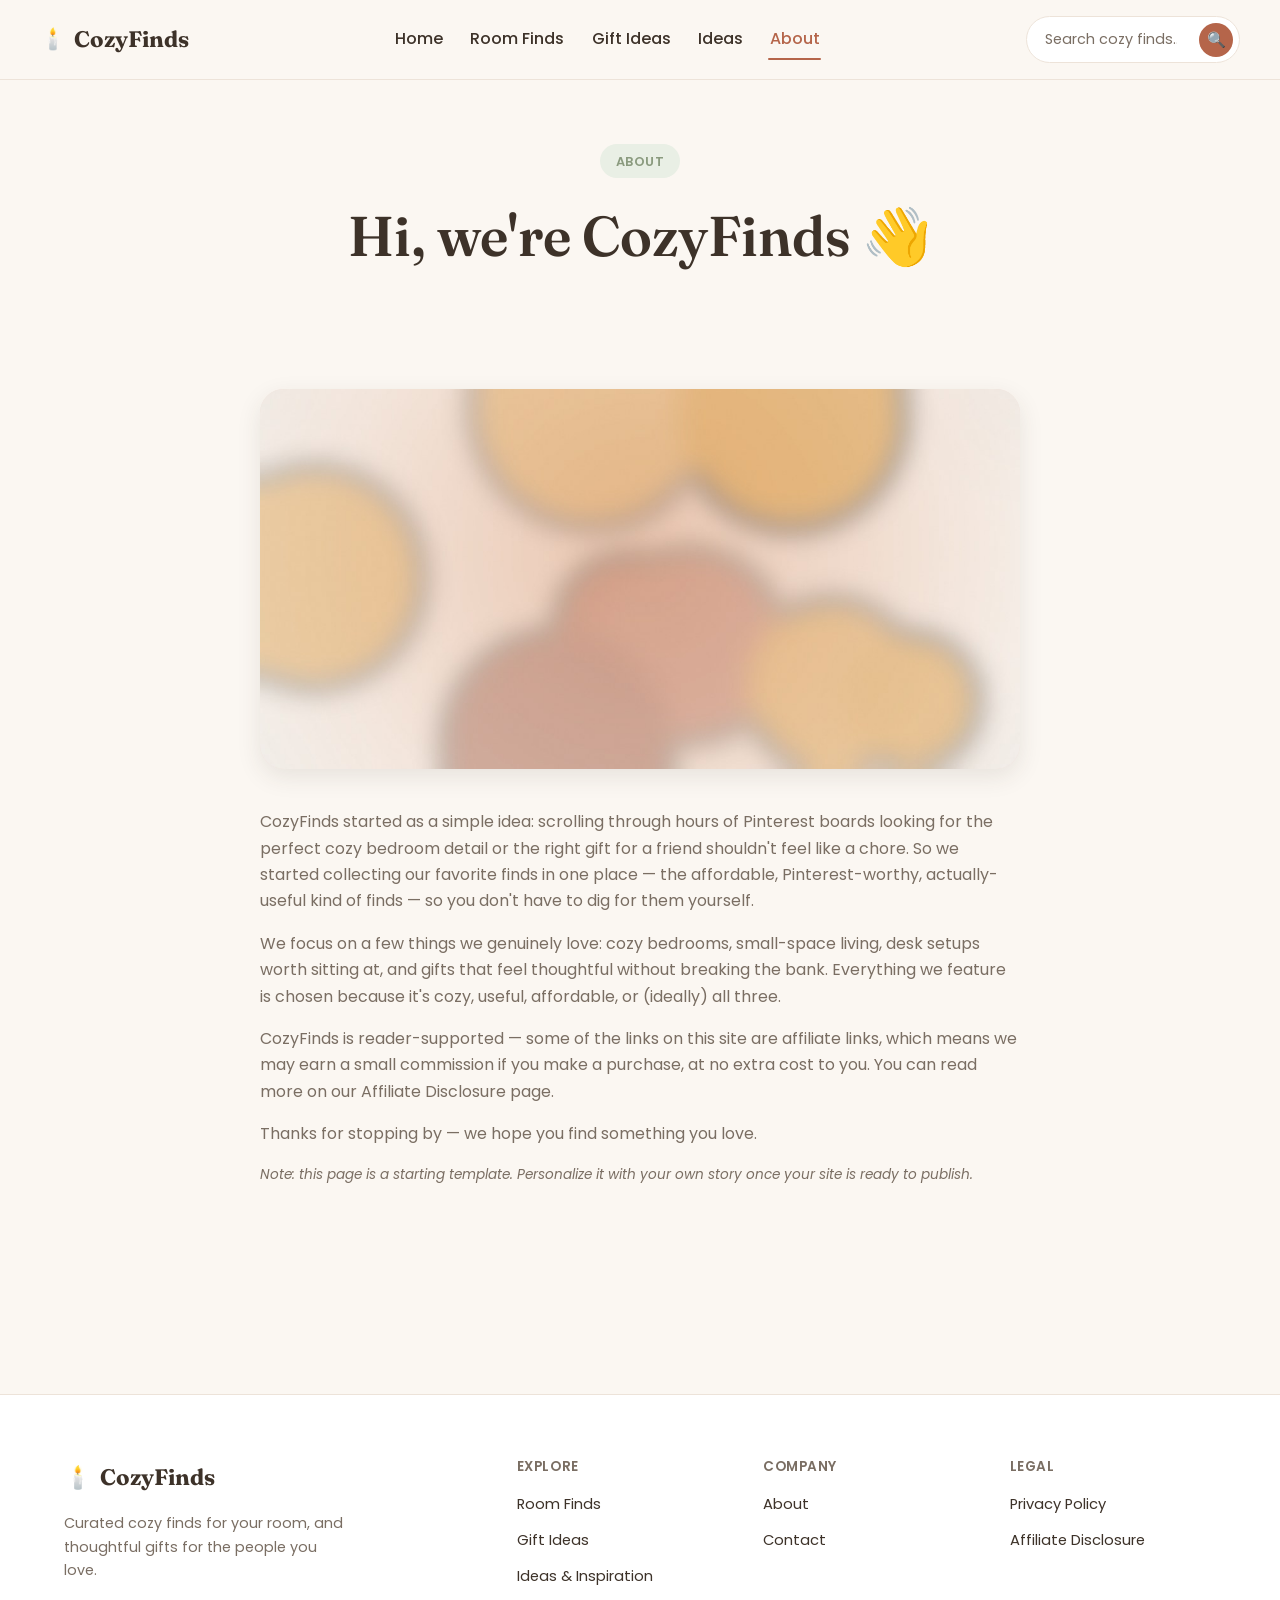
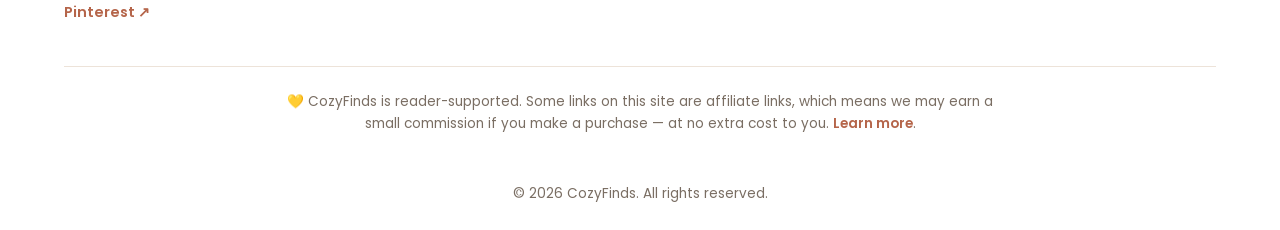
<file: about.html>
<!DOCTYPE html>
<html lang="en">
<head>
  <meta charset="UTF-8">
  <meta name="viewport" content="width=device-width, initial-scale=1.0">
  <title>About CozyFinds</title>
  <meta name="description" content="Learn about CozyFinds — a cozy corner of the internet curating affordable, Pinterest-loved finds for your room and gifts for the people you love.">
  <link rel="icon" href="data:image/svg+xml,%3Csvg xmlns='http://www.w3.org/2000/svg' viewBox='0 0 100 100'%3E%3Crect width='100' height='100' rx='24' fill='%23B5654A'/%3E%3Ctext x='50' y='68' font-family='Georgia,serif' font-size='58' fill='white' text-anchor='middle'%3EC%3C/text%3E%3C/svg%3E">
  <link rel="preconnect" href="https://fonts.googleapis.com">
  <link rel="preconnect" href="https://fonts.gstatic.com" crossorigin>
  <link href="https://fonts.googleapis.com/css2?family=Fraunces:opsz,wght@9..144,500;9..144,600;9..144,700&amp;family=Poppins:wght@400;500;600;700&amp;display=swap" rel="stylesheet">
  <link rel="stylesheet" href="css/style.css">
</head>
<body>
  <a class="skip-link" href="#main-content">Skip to content</a>

  <header class="site-header">
    <div class="container site-header__inner">
      <a href="index.html" class="logo">
        <span class="logo__icon" aria-hidden="true">🕯️</span>
        <span class="logo__text">CozyFinds</span>
      </a>
      <nav class="main-nav" id="main-nav" aria-label="Primary">
        <ul class="main-nav__list">
          <li><a href="index.html">Home</a></li>
          <li><a href="room-finds.html">Room Finds</a></li>
          <li><a href="gift-ideas.html">Gift Ideas</a></li>
          <li><a href="articles.html">Ideas</a></li>
          <li><a href="about.html">About</a></li>
        </ul>
      </nav>
      <div class="site-header__actions">
        <form class="search-form" action="search.html" method="get" role="search">
          <label for="header-search" class="sr-only">Search products</label>
          <input type="search" id="header-search" name="q" placeholder="Search cozy finds…">
          <button type="submit" aria-label="Search">🔍</button>
        </form>
        <button class="hamburger" id="hamburger-btn" aria-label="Toggle menu" aria-expanded="false" aria-controls="main-nav">
          <span></span><span></span><span></span>
        </button>
      </div>
    </div>
  </header>

  <main id="main-content">
    <div class="page-header">
      <div class="container">
        <span class="eyebrow">About</span>
        <h1>Hi, we're CozyFinds 👋</h1>
      </div>
    </div>

    <section class="section">
      <div class="container">
        <div class="about-image-wrap reveal">
          <img id="about-image" src="images/hero/about-photo.jpg" alt="Cozy, warmly styled living space">
        </div>
        <div class="legal-content">
          <p>CozyFinds started as a simple idea: scrolling through hours of Pinterest boards looking for the perfect cozy bedroom detail or the right gift for a friend shouldn't feel like a chore. So we started collecting our favorite finds in one place — the affordable, Pinterest-worthy, actually-useful kind of finds — so you don't have to dig for them yourself.</p>
          <p>We focus on a few things we genuinely love: cozy bedrooms, small-space living, desk setups worth sitting at, and gifts that feel thoughtful without breaking the bank. Everything we feature is chosen because it's cozy, useful, affordable, or (ideally) all three.</p>
          <p>CozyFinds is reader-supported — some of the links on this site are affiliate links, which means we may earn a small commission if you make a purchase, at no extra cost to you. You can read more on our <a href="affiliate-disclosure.html">Affiliate Disclosure</a> page.</p>
          <p>Thanks for stopping by — we hope you find something you love.</p>
          <p class="updated-note">Note: this page is a starting template. Personalize it with your own story once your site is ready to publish.</p>
        </div>
      </div>
    </section>
  </main>

  <footer class="site-footer">
    <div class="container">
      <div class="site-footer__grid">
        <div class="site-footer__brand">
          <a href="index.html" class="logo"><span aria-hidden="true">🕯️</span> CozyFinds</a>
          <p>Curated cozy finds for your room, and thoughtful gifts for the people you love.</p>
          <!-- TODO: replace with your real Pinterest profile URL -->
          <a href="#" class="social-link" target="_blank" rel="noopener">Pinterest ↗</a>
        </div>
        <div class="site-footer__col">
          <h3>Explore</h3>
          <ul>
            <li><a href="room-finds.html">Room Finds</a></li>
            <li><a href="gift-ideas.html">Gift Ideas</a></li>
            <li><a href="articles.html">Ideas &amp; Inspiration</a></li>
          </ul>
        </div>
        <div class="site-footer__col">
          <h3>Company</h3>
          <ul>
            <li><a href="about.html">About</a></li>
            <li><a href="contact.html">Contact</a></li>
          </ul>
        </div>
        <div class="site-footer__col">
          <h3>Legal</h3>
          <ul>
            <li><a href="privacy-policy.html">Privacy Policy</a></li>
            <li><a href="affiliate-disclosure.html">Affiliate Disclosure</a></li>
          </ul>
        </div>
      </div>
      <div class="site-footer__disclosure">
        <p>💛 CozyFinds is reader-supported. Some links on this site are affiliate links, which means we may earn a small commission if you make a purchase — at no extra cost to you. <a href="affiliate-disclosure.html">Learn more</a>.</p>
      </div>
      <div class="site-footer__bottom">
        <p>© <span id="current-year"></span> CozyFinds. All rights reserved.</p>
      </div>
    </div>
  </footer>

  <button class="back-to-top" id="back-to-top" aria-label="Back to top">↑</button>

  <script src="js/data.js"></script>
  <script src="js/main.js"></script>
  <script>
    document.getElementById("about-image").addEventListener("error", function () {
      this.src = placeholderImage("About CozyFinds Photo");
    });
  </script>
</body>
</html>
</file>
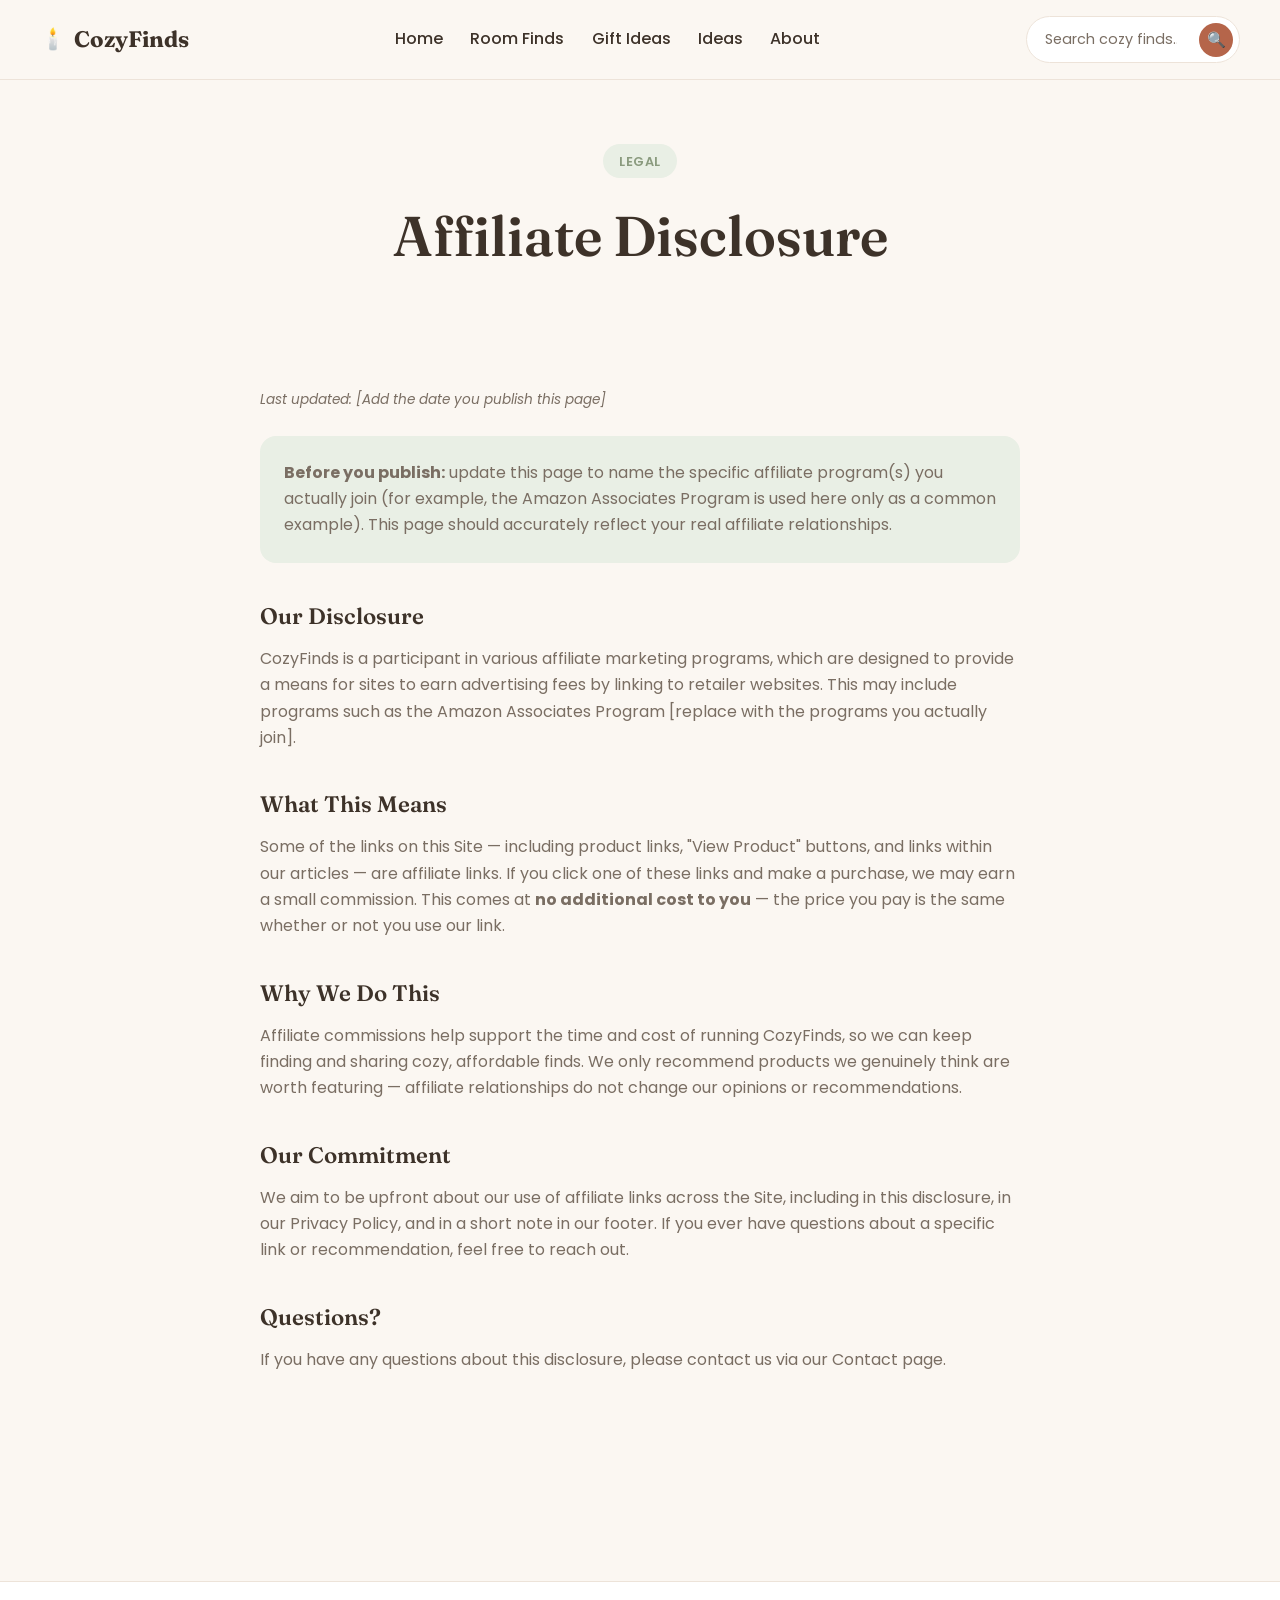
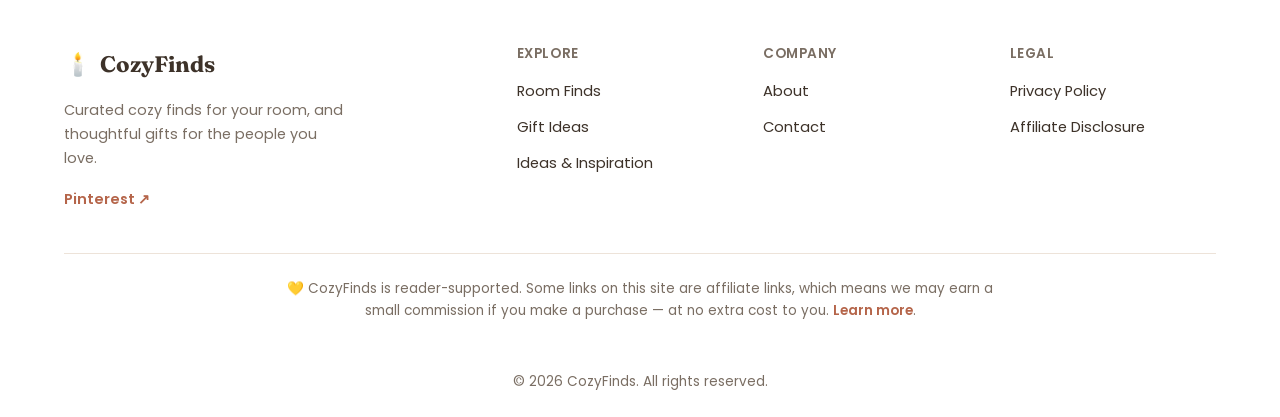
<file: affiliate-disclosure.html>
<!DOCTYPE html>
<html lang="en">
<head>
  <meta charset="UTF-8">
  <meta name="viewport" content="width=device-width, initial-scale=1.0">
  <title>Affiliate Disclosure | CozyFinds</title>
  <meta name="description" content="CozyFinds' disclosure about affiliate links and how we may earn commissions.">
  <link rel="icon" href="data:image/svg+xml,%3Csvg xmlns='http://www.w3.org/2000/svg' viewBox='0 0 100 100'%3E%3Crect width='100' height='100' rx='24' fill='%23B5654A'/%3E%3Ctext x='50' y='68' font-family='Georgia,serif' font-size='58' fill='white' text-anchor='middle'%3EC%3C/text%3E%3C/svg%3E">
  <link rel="preconnect" href="https://fonts.googleapis.com">
  <link rel="preconnect" href="https://fonts.gstatic.com" crossorigin>
  <link href="https://fonts.googleapis.com/css2?family=Fraunces:opsz,wght@9..144,500;9..144,600;9..144,700&amp;family=Poppins:wght@400;500;600;700&amp;display=swap" rel="stylesheet">
  <link rel="stylesheet" href="css/style.css">
</head>
<body>
  <a class="skip-link" href="#main-content">Skip to content</a>

  <header class="site-header">
    <div class="container site-header__inner">
      <a href="index.html" class="logo">
        <span class="logo__icon" aria-hidden="true">🕯️</span>
        <span class="logo__text">CozyFinds</span>
      </a>
      <nav class="main-nav" id="main-nav" aria-label="Primary">
        <ul class="main-nav__list">
          <li><a href="index.html">Home</a></li>
          <li><a href="room-finds.html">Room Finds</a></li>
          <li><a href="gift-ideas.html">Gift Ideas</a></li>
          <li><a href="articles.html">Ideas</a></li>
          <li><a href="about.html">About</a></li>
        </ul>
      </nav>
      <div class="site-header__actions">
        <form class="search-form" action="search.html" method="get" role="search">
          <label for="header-search" class="sr-only">Search products</label>
          <input type="search" id="header-search" name="q" placeholder="Search cozy finds…">
          <button type="submit" aria-label="Search">🔍</button>
        </form>
        <button class="hamburger" id="hamburger-btn" aria-label="Toggle menu" aria-expanded="false" aria-controls="main-nav">
          <span></span><span></span><span></span>
        </button>
      </div>
    </div>
  </header>

  <main id="main-content">
    <div class="page-header">
      <div class="container">
        <span class="eyebrow">Legal</span>
        <h1>Affiliate Disclosure</h1>
      </div>
    </div>

    <section class="section">
      <div class="container">
        <div class="legal-content">
          <p class="updated-note">Last updated: [Add the date you publish this page]</p>

          <div class="callout">
            <p><strong>Before you publish:</strong> update this page to name the specific affiliate program(s) you actually join (for example, the Amazon Associates Program is used here only as a common example). This page should accurately reflect your real affiliate relationships.</p>
          </div>

          <h2>Our Disclosure</h2>
          <p>CozyFinds is a participant in various affiliate marketing programs, which are designed to provide a means for sites to earn advertising fees by linking to retailer websites. This may include programs such as the Amazon Associates Program [replace with the programs you actually join].</p>

          <h2>What This Means</h2>
          <p>Some of the links on this Site — including product links, "View Product" buttons, and links within our articles — are affiliate links. If you click one of these links and make a purchase, we may earn a small commission. This comes at <strong>no additional cost to you</strong> — the price you pay is the same whether or not you use our link.</p>

          <h2>Why We Do This</h2>
          <p>Affiliate commissions help support the time and cost of running CozyFinds, so we can keep finding and sharing cozy, affordable finds. We only recommend products we genuinely think are worth featuring — affiliate relationships do not change our opinions or recommendations.</p>

          <h2>Our Commitment</h2>
          <p>We aim to be upfront about our use of affiliate links across the Site, including in this disclosure, in our <a href="privacy-policy.html">Privacy Policy</a>, and in a short note in our footer. If you ever have questions about a specific link or recommendation, feel free to <a href="contact.html">reach out</a>.</p>

          <h2>Questions?</h2>
          <p>If you have any questions about this disclosure, please contact us via our <a href="contact.html">Contact page</a>.</p>
        </div>
      </div>
    </section>
  </main>

  <footer class="site-footer">
    <div class="container">
      <div class="site-footer__grid">
        <div class="site-footer__brand">
          <a href="index.html" class="logo"><span aria-hidden="true">🕯️</span> CozyFinds</a>
          <p>Curated cozy finds for your room, and thoughtful gifts for the people you love.</p>
          <!-- TODO: replace with your real Pinterest profile URL -->
          <a href="#" class="social-link" target="_blank" rel="noopener">Pinterest ↗</a>
        </div>
        <div class="site-footer__col">
          <h3>Explore</h3>
          <ul>
            <li><a href="room-finds.html">Room Finds</a></li>
            <li><a href="gift-ideas.html">Gift Ideas</a></li>
            <li><a href="articles.html">Ideas &amp; Inspiration</a></li>
          </ul>
        </div>
        <div class="site-footer__col">
          <h3>Company</h3>
          <ul>
            <li><a href="about.html">About</a></li>
            <li><a href="contact.html">Contact</a></li>
          </ul>
        </div>
        <div class="site-footer__col">
          <h3>Legal</h3>
          <ul>
            <li><a href="privacy-policy.html">Privacy Policy</a></li>
            <li><a href="affiliate-disclosure.html">Affiliate Disclosure</a></li>
          </ul>
        </div>
      </div>
      <div class="site-footer__disclosure">
        <p>💛 CozyFinds is reader-supported. Some links on this site are affiliate links, which means we may earn a small commission if you make a purchase — at no extra cost to you. <a href="affiliate-disclosure.html">Learn more</a>.</p>
      </div>
      <div class="site-footer__bottom">
        <p>© <span id="current-year"></span> CozyFinds. All rights reserved.</p>
      </div>
    </div>
  </footer>

  <button class="back-to-top" id="back-to-top" aria-label="Back to top">↑</button>

  <script src="js/data.js"></script>
  <script src="js/main.js"></script>
</body>
</html>
</file>
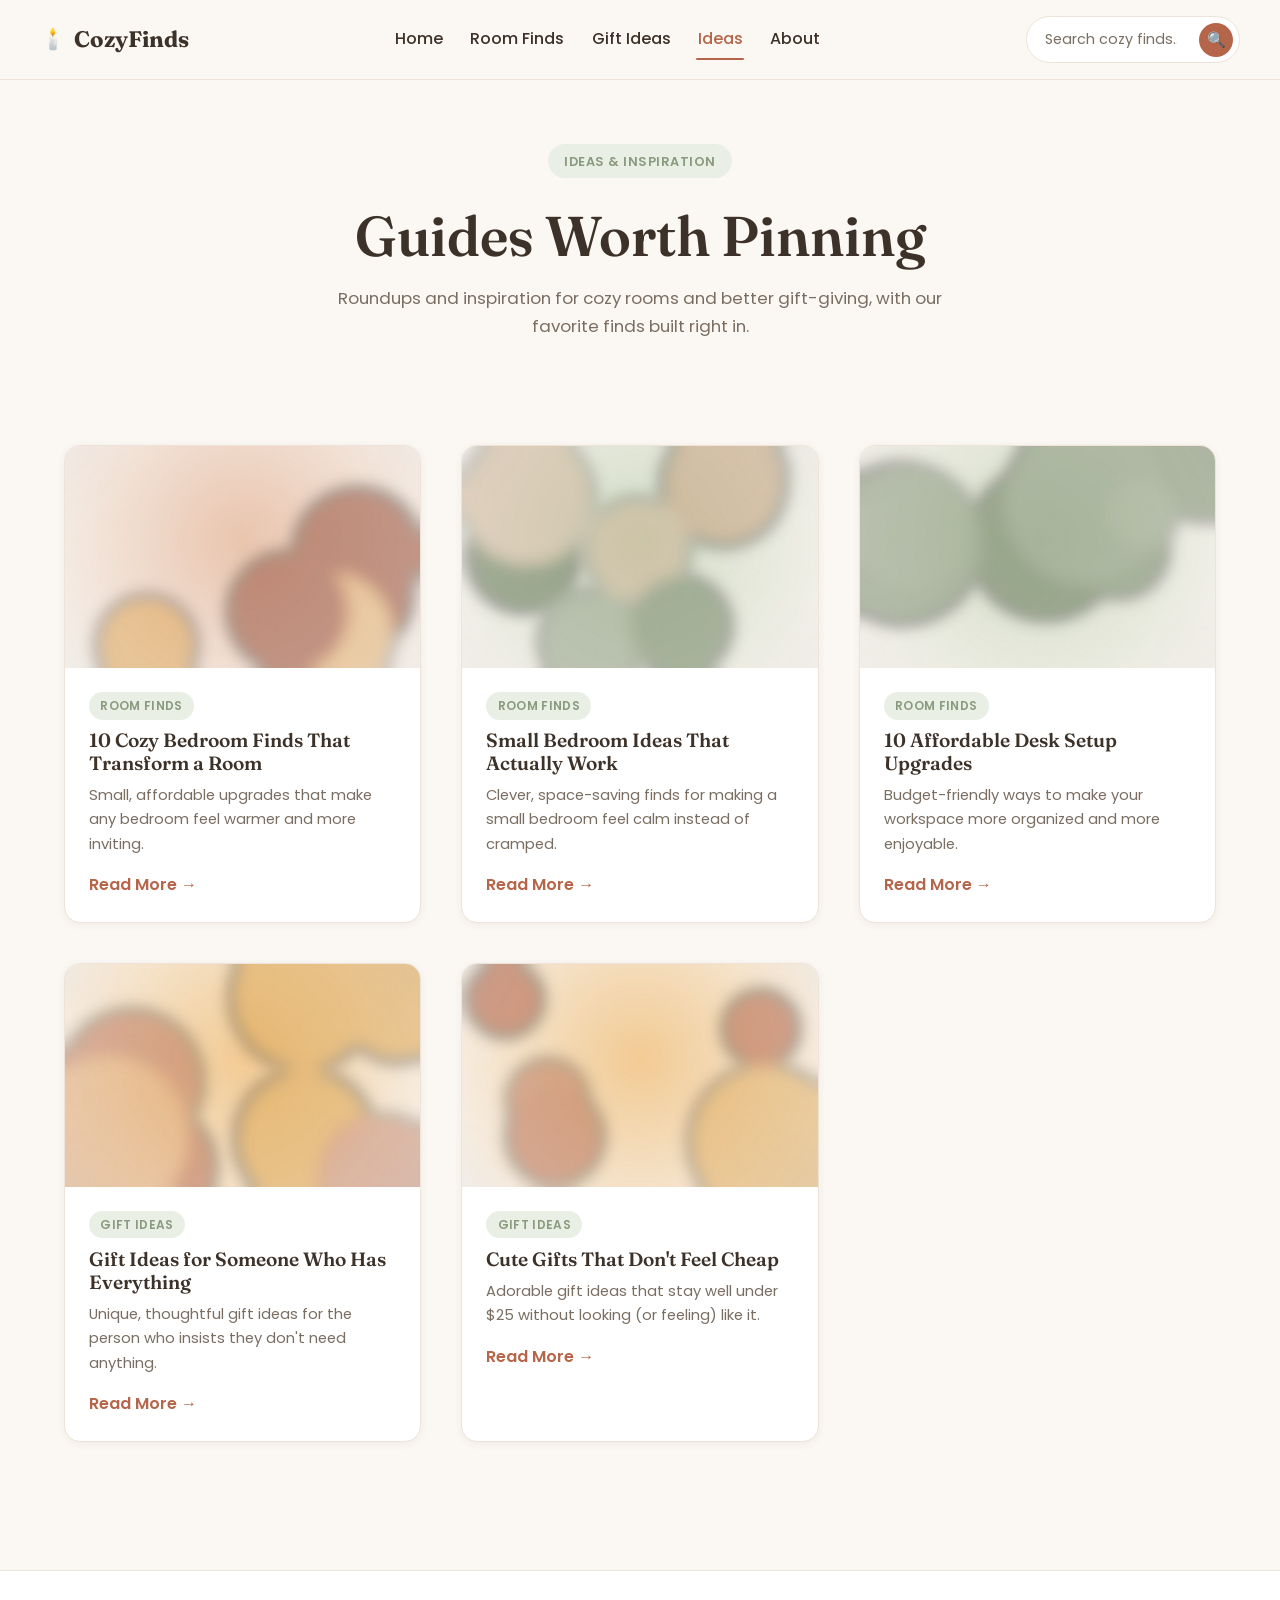
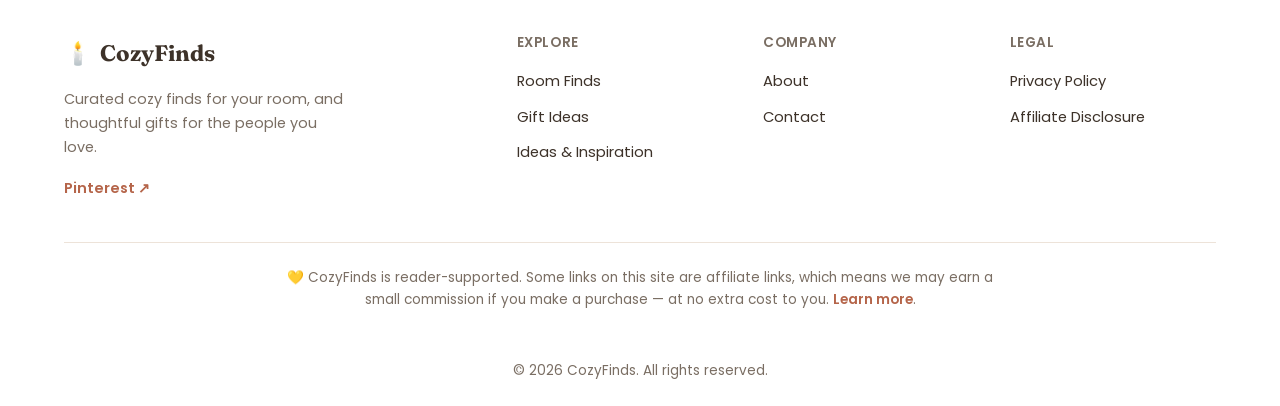
<file: articles.html>
<!DOCTYPE html>
<html lang="en">
<head>
  <meta charset="UTF-8">
  <meta name="viewport" content="width=device-width, initial-scale=1.0">
  <title>Ideas &amp; Inspiration | CozyFinds</title>
  <meta name="description" content="Pinterest-friendly guides on cozy bedrooms, small-space living, desk setups, and gift-giving inspiration.">
  <meta property="og:title" content="Ideas & Inspiration | CozyFinds">
  <meta property="og:description" content="Pinterest-friendly guides on cozy bedrooms, small-space living, desk setups, and gift-giving inspiration.">
  <meta property="og:type" content="website">
  <meta name="twitter:card" content="summary_large_image">
  <link rel="icon" href="data:image/svg+xml,%3Csvg xmlns='http://www.w3.org/2000/svg' viewBox='0 0 100 100'%3E%3Crect width='100' height='100' rx='24' fill='%23B5654A'/%3E%3Ctext x='50' y='68' font-family='Georgia,serif' font-size='58' fill='white' text-anchor='middle'%3EC%3C/text%3E%3C/svg%3E">
  <link rel="preconnect" href="https://fonts.googleapis.com">
  <link rel="preconnect" href="https://fonts.gstatic.com" crossorigin>
  <link href="https://fonts.googleapis.com/css2?family=Fraunces:opsz,wght@9..144,500;9..144,600;9..144,700&amp;family=Poppins:wght@400;500;600;700&amp;display=swap" rel="stylesheet">
  <link rel="stylesheet" href="css/style.css">
</head>
<body>
  <a class="skip-link" href="#main-content">Skip to content</a>

  <header class="site-header">
    <div class="container site-header__inner">
      <a href="index.html" class="logo">
        <span class="logo__icon" aria-hidden="true">🕯️</span>
        <span class="logo__text">CozyFinds</span>
      </a>

      <nav class="main-nav" id="main-nav" aria-label="Primary">
        <ul class="main-nav__list">
          <li><a href="index.html">Home</a></li>
          <li><a href="room-finds.html">Room Finds</a></li>
          <li><a href="gift-ideas.html">Gift Ideas</a></li>
          <li><a href="articles.html">Ideas</a></li>
          <li><a href="about.html">About</a></li>
        </ul>
      </nav>

      <div class="site-header__actions">
        <form class="search-form" action="search.html" method="get" role="search">
          <label for="header-search" class="sr-only">Search products</label>
          <input type="search" id="header-search" name="q" placeholder="Search cozy finds…">
          <button type="submit" aria-label="Search">🔍</button>
        </form>

        <button class="hamburger" id="hamburger-btn" aria-label="Toggle menu" aria-expanded="false" aria-controls="main-nav">
          <span></span><span></span><span></span>
        </button>
      </div>
    </div>
  </header>

  <main id="main-content">
    <div class="page-header">
      <div class="container">
        <span class="eyebrow">Ideas &amp; Inspiration</span>
        <h1>Guides Worth Pinning</h1>
        <p class="page-header__subtext">Roundups and inspiration for cozy rooms and better gift-giving, with our favorite finds built right in.</p>
      </div>
    </div>

    <section class="section">
      <div class="container">
        <div class="article-grid" id="all-articles-grid"></div>
      </div>
    </section>
  </main>

  <footer class="site-footer">
    <div class="container">
      <div class="site-footer__grid">
        <div class="site-footer__brand">
          <a href="index.html" class="logo"><span aria-hidden="true">🕯️</span> CozyFinds</a>
          <p>Curated cozy finds for your room, and thoughtful gifts for the people you love.</p>
          <!-- TODO: replace with your real Pinterest profile URL -->
          <a href="#" class="social-link" target="_blank" rel="noopener">Pinterest ↗</a>
        </div>

        <div class="site-footer__col">
          <h3>Explore</h3>
          <ul>
            <li><a href="room-finds.html">Room Finds</a></li>
            <li><a href="gift-ideas.html">Gift Ideas</a></li>
            <li><a href="articles.html">Ideas &amp; Inspiration</a></li>
          </ul>
        </div>

        <div class="site-footer__col">
          <h3>Company</h3>
          <ul>
            <li><a href="about.html">About</a></li>
            <li><a href="contact.html">Contact</a></li>
          </ul>
        </div>

        <div class="site-footer__col">
          <h3>Legal</h3>
          <ul>
            <li><a href="privacy-policy.html">Privacy Policy</a></li>
            <li><a href="affiliate-disclosure.html">Affiliate Disclosure</a></li>
          </ul>
        </div>
      </div>

      <div class="site-footer__disclosure">
        <p>💛 CozyFinds is reader-supported. Some links on this site are affiliate links, which means we may earn a small commission if you make a purchase — at no extra cost to you. <a href="affiliate-disclosure.html">Learn more</a>.</p>
      </div>

      <div class="site-footer__bottom">
        <p>© <span id="current-year"></span> CozyFinds. All rights reserved.</p>
      </div>
    </div>
  </footer>

  <button class="back-to-top" id="back-to-top" aria-label="Back to top">↑</button>

  <script src="js/data.js"></script>
  <script src="js/main.js"></script>
  <script>
    renderArticleGrid(ARTICLES, document.getElementById("all-articles-grid"));
  </script>
</body>
</html>
</file>
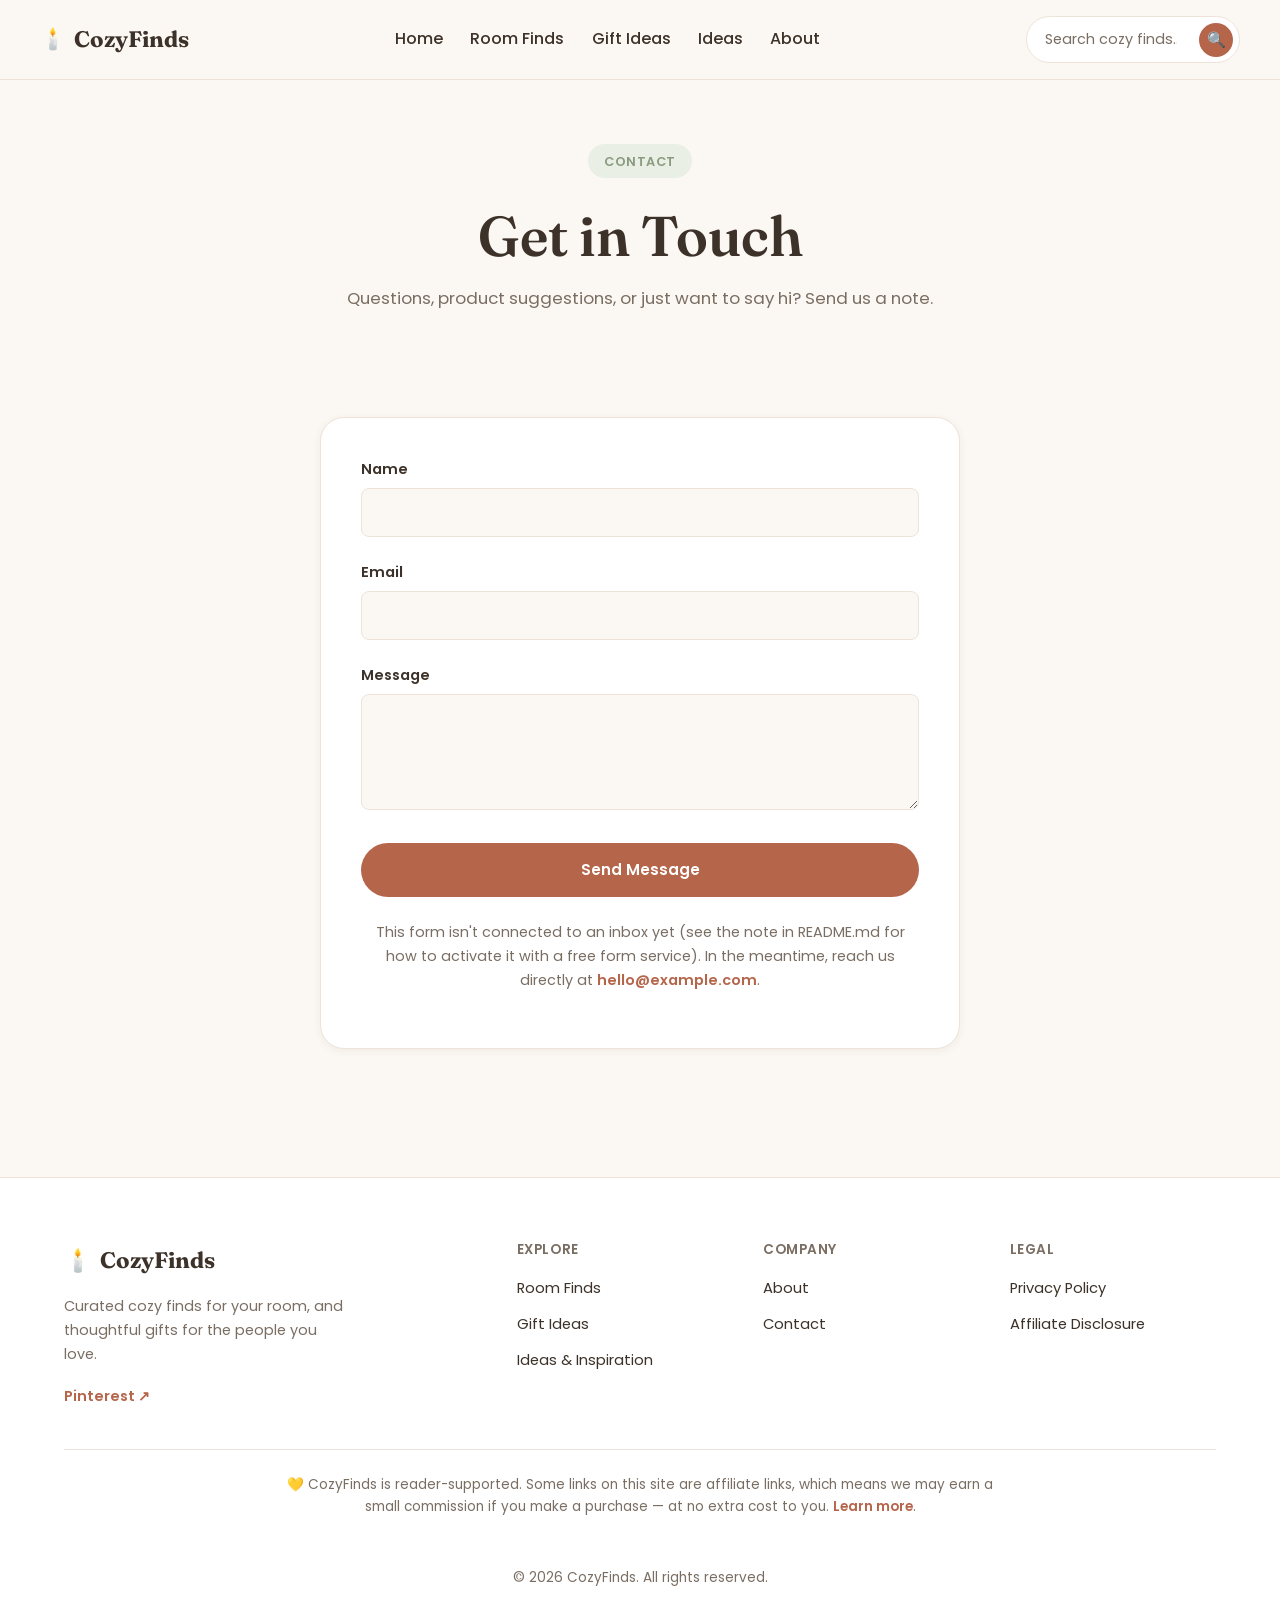
<file: contact.html>
<!DOCTYPE html>
<html lang="en">
<head>
  <meta charset="UTF-8">
  <meta name="viewport" content="width=device-width, initial-scale=1.0">
  <title>Contact CozyFinds</title>
  <meta name="description" content="Have a question or product suggestion? Get in touch with the CozyFinds team.">
  <link rel="icon" href="data:image/svg+xml,%3Csvg xmlns='http://www.w3.org/2000/svg' viewBox='0 0 100 100'%3E%3Crect width='100' height='100' rx='24' fill='%23B5654A'/%3E%3Ctext x='50' y='68' font-family='Georgia,serif' font-size='58' fill='white' text-anchor='middle'%3EC%3C/text%3E%3C/svg%3E">
  <link rel="preconnect" href="https://fonts.googleapis.com">
  <link rel="preconnect" href="https://fonts.gstatic.com" crossorigin>
  <link href="https://fonts.googleapis.com/css2?family=Fraunces:opsz,wght@9..144,500;9..144,600;9..144,700&amp;family=Poppins:wght@400;500;600;700&amp;display=swap" rel="stylesheet">
  <link rel="stylesheet" href="css/style.css">
</head>
<body>
  <a class="skip-link" href="#main-content">Skip to content</a>

  <header class="site-header">
    <div class="container site-header__inner">
      <a href="index.html" class="logo">
        <span class="logo__icon" aria-hidden="true">🕯️</span>
        <span class="logo__text">CozyFinds</span>
      </a>
      <nav class="main-nav" id="main-nav" aria-label="Primary">
        <ul class="main-nav__list">
          <li><a href="index.html">Home</a></li>
          <li><a href="room-finds.html">Room Finds</a></li>
          <li><a href="gift-ideas.html">Gift Ideas</a></li>
          <li><a href="articles.html">Ideas</a></li>
          <li><a href="about.html">About</a></li>
        </ul>
      </nav>
      <div class="site-header__actions">
        <form class="search-form" action="search.html" method="get" role="search">
          <label for="header-search" class="sr-only">Search products</label>
          <input type="search" id="header-search" name="q" placeholder="Search cozy finds…">
          <button type="submit" aria-label="Search">🔍</button>
        </form>
        <button class="hamburger" id="hamburger-btn" aria-label="Toggle menu" aria-expanded="false" aria-controls="main-nav">
          <span></span><span></span><span></span>
        </button>
      </div>
    </div>
  </header>

  <main id="main-content">
    <div class="page-header">
      <div class="container">
        <span class="eyebrow">Contact</span>
        <h1>Get in Touch</h1>
        <p class="page-header__subtext">Questions, product suggestions, or just want to say hi? Send us a note.</p>
      </div>
    </div>

    <section class="section">
      <div class="container">
        <div class="contact-layout">
          <form id="contact-form" novalidate>
            <div class="form-field">
              <label for="contact-name">Name</label>
              <input type="text" id="contact-name" name="name" required autocomplete="name">
            </div>
            <div class="form-field">
              <label for="contact-email">Email</label>
              <input type="email" id="contact-email" name="email" required autocomplete="email">
            </div>
            <div class="form-field">
              <label for="contact-message">Message</label>
              <textarea id="contact-message" name="message" rows="5" required></textarea>
            </div>
            <button type="submit" class="btn btn--primary btn--block">Send Message</button>
            <p id="contact-form-status" role="status"></p>
          </form>
          <p class="contact-alt">This form isn't connected to an inbox yet (see the note in README.md for how to activate it with a free form service). In the meantime, reach us directly at <a href="mailto:hello@example.com">hello@example.com</a>.</p>
        </div>
      </div>
    </section>
  </main>

  <footer class="site-footer">
    <div class="container">
      <div class="site-footer__grid">
        <div class="site-footer__brand">
          <a href="index.html" class="logo"><span aria-hidden="true">🕯️</span> CozyFinds</a>
          <p>Curated cozy finds for your room, and thoughtful gifts for the people you love.</p>
          <!-- TODO: replace with your real Pinterest profile URL -->
          <a href="#" class="social-link" target="_blank" rel="noopener">Pinterest ↗</a>
        </div>
        <div class="site-footer__col">
          <h3>Explore</h3>
          <ul>
            <li><a href="room-finds.html">Room Finds</a></li>
            <li><a href="gift-ideas.html">Gift Ideas</a></li>
            <li><a href="articles.html">Ideas &amp; Inspiration</a></li>
          </ul>
        </div>
        <div class="site-footer__col">
          <h3>Company</h3>
          <ul>
            <li><a href="about.html">About</a></li>
            <li><a href="contact.html">Contact</a></li>
          </ul>
        </div>
        <div class="site-footer__col">
          <h3>Legal</h3>
          <ul>
            <li><a href="privacy-policy.html">Privacy Policy</a></li>
            <li><a href="affiliate-disclosure.html">Affiliate Disclosure</a></li>
          </ul>
        </div>
      </div>
      <div class="site-footer__disclosure">
        <p>💛 CozyFinds is reader-supported. Some links on this site are affiliate links, which means we may earn a small commission if you make a purchase — at no extra cost to you. <a href="affiliate-disclosure.html">Learn more</a>.</p>
      </div>
      <div class="site-footer__bottom">
        <p>© <span id="current-year"></span> CozyFinds. All rights reserved.</p>
      </div>
    </div>
  </footer>

  <button class="back-to-top" id="back-to-top" aria-label="Back to top">↑</button>

  <script src="js/data.js"></script>
  <script src="js/main.js"></script>
</body>
</html>
</file>
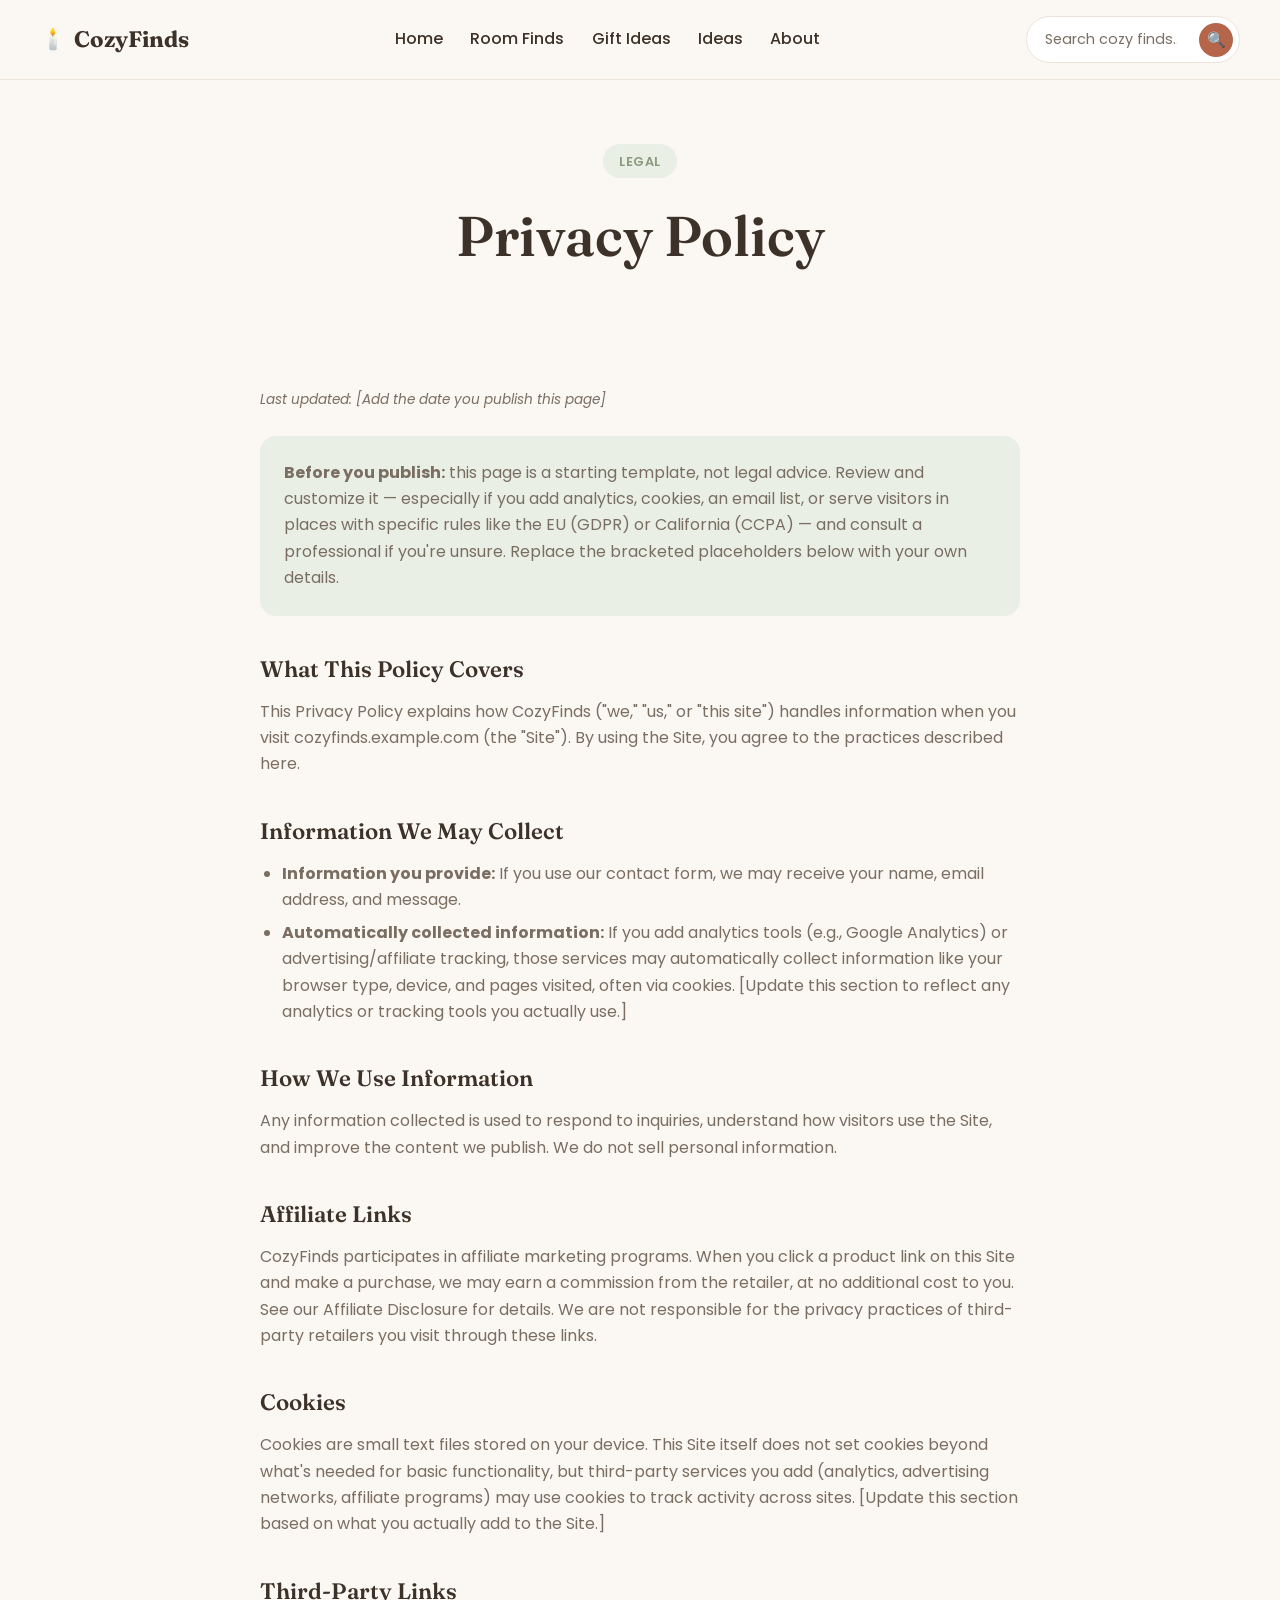
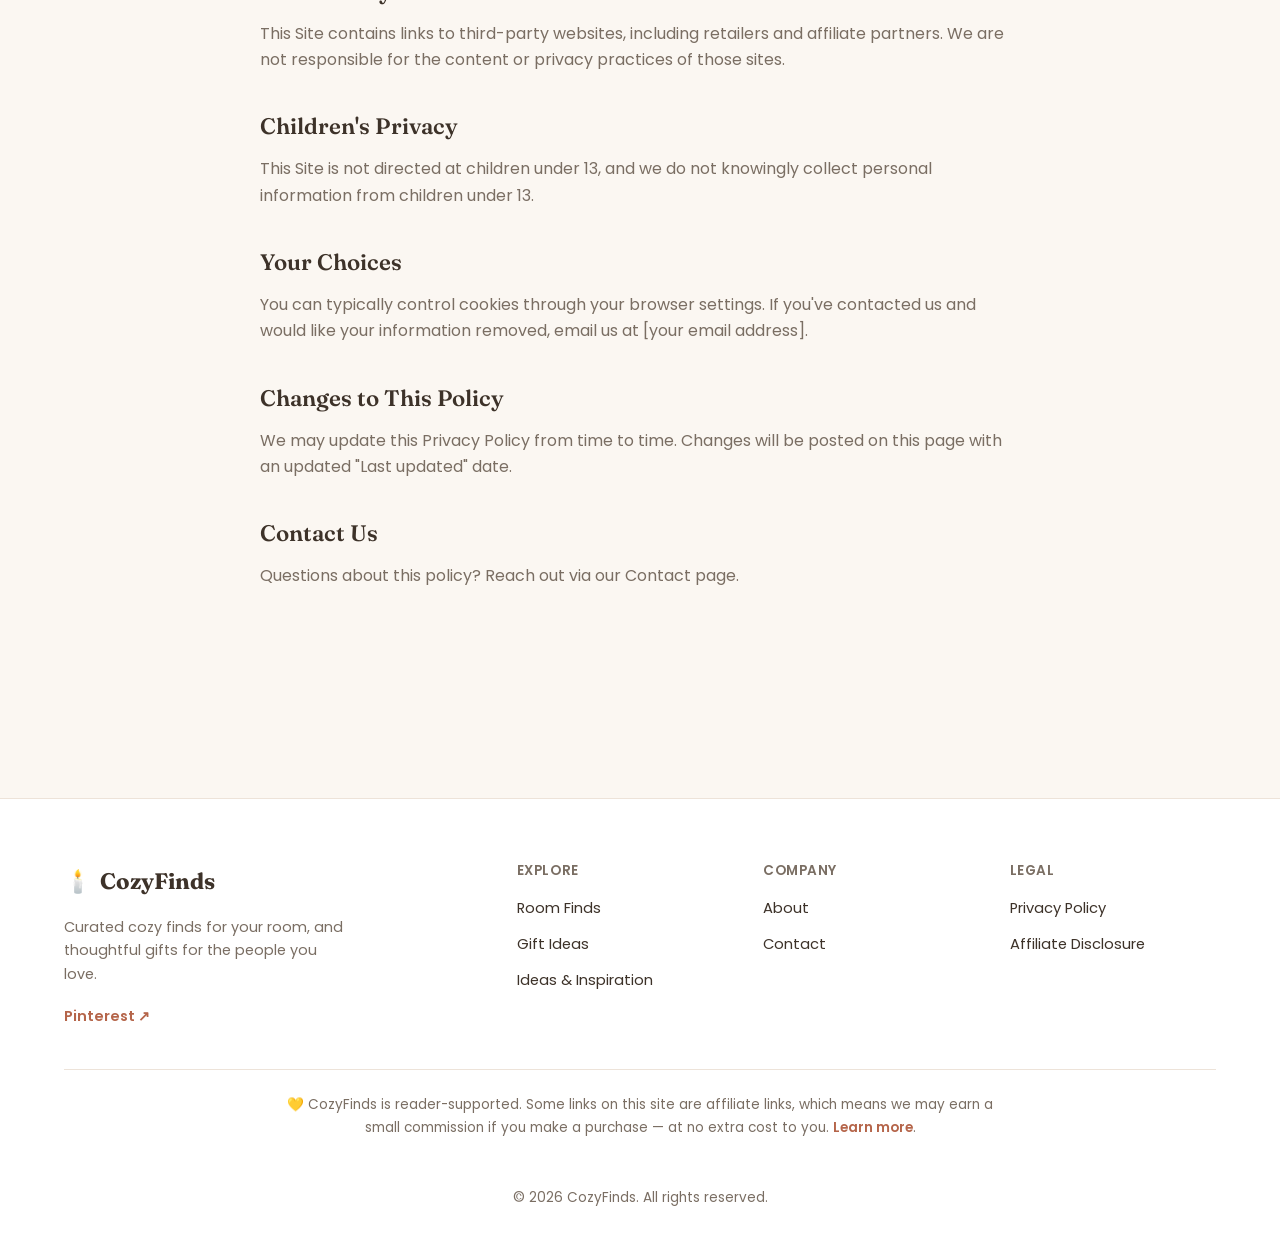
<file: privacy-policy.html>
<!DOCTYPE html>
<html lang="en">
<head>
  <meta charset="UTF-8">
  <meta name="viewport" content="width=device-width, initial-scale=1.0">
  <title>Privacy Policy | CozyFinds</title>
  <meta name="description" content="How CozyFinds handles information collected through this website.">
  <link rel="icon" href="data:image/svg+xml,%3Csvg xmlns='http://www.w3.org/2000/svg' viewBox='0 0 100 100'%3E%3Crect width='100' height='100' rx='24' fill='%23B5654A'/%3E%3Ctext x='50' y='68' font-family='Georgia,serif' font-size='58' fill='white' text-anchor='middle'%3EC%3C/text%3E%3C/svg%3E">
  <link rel="preconnect" href="https://fonts.googleapis.com">
  <link rel="preconnect" href="https://fonts.gstatic.com" crossorigin>
  <link href="https://fonts.googleapis.com/css2?family=Fraunces:opsz,wght@9..144,500;9..144,600;9..144,700&amp;family=Poppins:wght@400;500;600;700&amp;display=swap" rel="stylesheet">
  <link rel="stylesheet" href="css/style.css">
</head>
<body>
  <a class="skip-link" href="#main-content">Skip to content</a>

  <header class="site-header">
    <div class="container site-header__inner">
      <a href="index.html" class="logo">
        <span class="logo__icon" aria-hidden="true">🕯️</span>
        <span class="logo__text">CozyFinds</span>
      </a>
      <nav class="main-nav" id="main-nav" aria-label="Primary">
        <ul class="main-nav__list">
          <li><a href="index.html">Home</a></li>
          <li><a href="room-finds.html">Room Finds</a></li>
          <li><a href="gift-ideas.html">Gift Ideas</a></li>
          <li><a href="articles.html">Ideas</a></li>
          <li><a href="about.html">About</a></li>
        </ul>
      </nav>
      <div class="site-header__actions">
        <form class="search-form" action="search.html" method="get" role="search">
          <label for="header-search" class="sr-only">Search products</label>
          <input type="search" id="header-search" name="q" placeholder="Search cozy finds…">
          <button type="submit" aria-label="Search">🔍</button>
        </form>
        <button class="hamburger" id="hamburger-btn" aria-label="Toggle menu" aria-expanded="false" aria-controls="main-nav">
          <span></span><span></span><span></span>
        </button>
      </div>
    </div>
  </header>

  <main id="main-content">
    <div class="page-header">
      <div class="container">
        <span class="eyebrow">Legal</span>
        <h1>Privacy Policy</h1>
      </div>
    </div>

    <section class="section">
      <div class="container">
        <div class="legal-content">
          <p class="updated-note">Last updated: [Add the date you publish this page]</p>

          <div class="callout">
            <p><strong>Before you publish:</strong> this page is a starting template, not legal advice. Review and customize it — especially if you add analytics, cookies, an email list, or serve visitors in places with specific rules like the EU (GDPR) or California (CCPA) — and consult a professional if you're unsure. Replace the bracketed placeholders below with your own details.</p>
          </div>

          <h2>What This Policy Covers</h2>
          <p>This Privacy Policy explains how CozyFinds ("we," "us," or "this site") handles information when you visit cozyfinds.example.com (the "Site"). By using the Site, you agree to the practices described here.</p>

          <h2>Information We May Collect</h2>
          <ul>
            <li><strong>Information you provide:</strong> If you use our contact form, we may receive your name, email address, and message.</li>
            <li><strong>Automatically collected information:</strong> If you add analytics tools (e.g., Google Analytics) or advertising/affiliate tracking, those services may automatically collect information like your browser type, device, and pages visited, often via cookies. [Update this section to reflect any analytics or tracking tools you actually use.]</li>
          </ul>

          <h2>How We Use Information</h2>
          <p>Any information collected is used to respond to inquiries, understand how visitors use the Site, and improve the content we publish. We do not sell personal information.</p>

          <h2>Affiliate Links</h2>
          <p>CozyFinds participates in affiliate marketing programs. When you click a product link on this Site and make a purchase, we may earn a commission from the retailer, at no additional cost to you. See our <a href="affiliate-disclosure.html">Affiliate Disclosure</a> for details. We are not responsible for the privacy practices of third-party retailers you visit through these links.</p>

          <h2>Cookies</h2>
          <p>Cookies are small text files stored on your device. This Site itself does not set cookies beyond what's needed for basic functionality, but third-party services you add (analytics, advertising networks, affiliate programs) may use cookies to track activity across sites. [Update this section based on what you actually add to the Site.]</p>

          <h2>Third-Party Links</h2>
          <p>This Site contains links to third-party websites, including retailers and affiliate partners. We are not responsible for the content or privacy practices of those sites.</p>

          <h2>Children's Privacy</h2>
          <p>This Site is not directed at children under 13, and we do not knowingly collect personal information from children under 13.</p>

          <h2>Your Choices</h2>
          <p>You can typically control cookies through your browser settings. If you've contacted us and would like your information removed, email us at [your email address].</p>

          <h2>Changes to This Policy</h2>
          <p>We may update this Privacy Policy from time to time. Changes will be posted on this page with an updated "Last updated" date.</p>

          <h2>Contact Us</h2>
          <p>Questions about this policy? Reach out via our <a href="contact.html">Contact page</a>.</p>
        </div>
      </div>
    </section>
  </main>

  <footer class="site-footer">
    <div class="container">
      <div class="site-footer__grid">
        <div class="site-footer__brand">
          <a href="index.html" class="logo"><span aria-hidden="true">🕯️</span> CozyFinds</a>
          <p>Curated cozy finds for your room, and thoughtful gifts for the people you love.</p>
          <!-- TODO: replace with your real Pinterest profile URL -->
          <a href="#" class="social-link" target="_blank" rel="noopener">Pinterest ↗</a>
        </div>
        <div class="site-footer__col">
          <h3>Explore</h3>
          <ul>
            <li><a href="room-finds.html">Room Finds</a></li>
            <li><a href="gift-ideas.html">Gift Ideas</a></li>
            <li><a href="articles.html">Ideas &amp; Inspiration</a></li>
          </ul>
        </div>
        <div class="site-footer__col">
          <h3>Company</h3>
          <ul>
            <li><a href="about.html">About</a></li>
            <li><a href="contact.html">Contact</a></li>
          </ul>
        </div>
        <div class="site-footer__col">
          <h3>Legal</h3>
          <ul>
            <li><a href="privacy-policy.html">Privacy Policy</a></li>
            <li><a href="affiliate-disclosure.html">Affiliate Disclosure</a></li>
          </ul>
        </div>
      </div>
      <div class="site-footer__disclosure">
        <p>💛 CozyFinds is reader-supported. Some links on this site are affiliate links, which means we may earn a small commission if you make a purchase — at no extra cost to you. <a href="affiliate-disclosure.html">Learn more</a>.</p>
      </div>
      <div class="site-footer__bottom">
        <p>© <span id="current-year"></span> CozyFinds. All rights reserved.</p>
      </div>
    </div>
  </footer>

  <button class="back-to-top" id="back-to-top" aria-label="Back to top">↑</button>

  <script src="js/data.js"></script>
  <script src="js/main.js"></script>
</body>
</html>
</file>
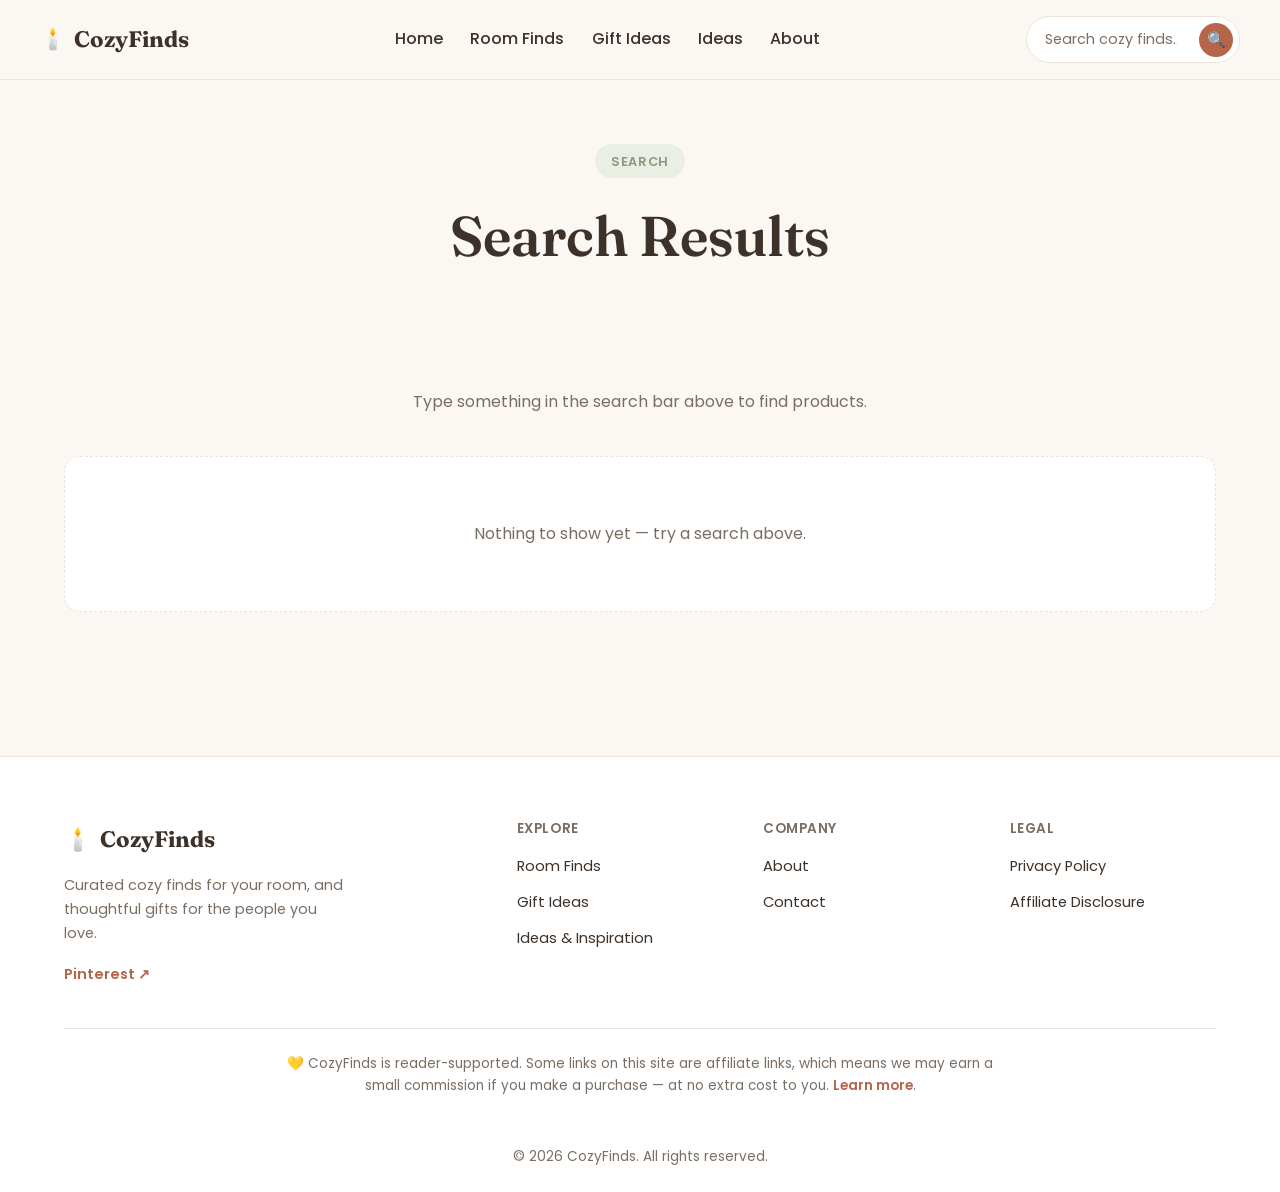
<file: search.html>
<!DOCTYPE html>
<html lang="en">
<head>
  <meta charset="UTF-8">
  <meta name="viewport" content="width=device-width, initial-scale=1.0">
  <title>Search Results | CozyFinds</title>
  <meta name="description" content="Search CozyFinds for cozy bedroom ideas, desk setups, and gift finds.">
  <meta name="robots" content="noindex">
  <link rel="icon" href="data:image/svg+xml,%3Csvg xmlns='http://www.w3.org/2000/svg' viewBox='0 0 100 100'%3E%3Crect width='100' height='100' rx='24' fill='%23B5654A'/%3E%3Ctext x='50' y='68' font-family='Georgia,serif' font-size='58' fill='white' text-anchor='middle'%3EC%3C/text%3E%3C/svg%3E">
  <link rel="preconnect" href="https://fonts.googleapis.com">
  <link rel="preconnect" href="https://fonts.gstatic.com" crossorigin>
  <link href="https://fonts.googleapis.com/css2?family=Fraunces:opsz,wght@9..144,500;9..144,600;9..144,700&amp;family=Poppins:wght@400;500;600;700&amp;display=swap" rel="stylesheet">
  <link rel="stylesheet" href="css/style.css">
</head>
<body>
  <a class="skip-link" href="#main-content">Skip to content</a>

  <header class="site-header">
    <div class="container site-header__inner">
      <a href="index.html" class="logo">
        <span class="logo__icon" aria-hidden="true">🕯️</span>
        <span class="logo__text">CozyFinds</span>
      </a>
      <nav class="main-nav" id="main-nav" aria-label="Primary">
        <ul class="main-nav__list">
          <li><a href="index.html">Home</a></li>
          <li><a href="room-finds.html">Room Finds</a></li>
          <li><a href="gift-ideas.html">Gift Ideas</a></li>
          <li><a href="articles.html">Ideas</a></li>
          <li><a href="about.html">About</a></li>
        </ul>
      </nav>
      <div class="site-header__actions">
        <form class="search-form" action="search.html" method="get" role="search">
          <label for="header-search" class="sr-only">Search products</label>
          <input type="search" id="header-search" name="q" placeholder="Search cozy finds…">
          <button type="submit" aria-label="Search">🔍</button>
        </form>
        <button class="hamburger" id="hamburger-btn" aria-label="Toggle menu" aria-expanded="false" aria-controls="main-nav">
          <span></span><span></span><span></span>
        </button>
      </div>
    </div>
  </header>

  <main id="main-content">
    <div class="page-header">
      <div class="container">
        <span class="eyebrow">Search</span>
        <h1>Search Results</h1>
      </div>
    </div>

    <section class="section">
      <div class="container">
        <p class="search-summary" id="search-summary"></p>
        <div class="grid" id="search-results-grid"></div>
      </div>
    </section>
  </main>

  <footer class="site-footer">
    <div class="container">
      <div class="site-footer__grid">
        <div class="site-footer__brand">
          <a href="index.html" class="logo"><span aria-hidden="true">🕯️</span> CozyFinds</a>
          <p>Curated cozy finds for your room, and thoughtful gifts for the people you love.</p>
          <!-- TODO: replace with your real Pinterest profile URL -->
          <a href="#" class="social-link" target="_blank" rel="noopener">Pinterest ↗</a>
        </div>
        <div class="site-footer__col">
          <h3>Explore</h3>
          <ul>
            <li><a href="room-finds.html">Room Finds</a></li>
            <li><a href="gift-ideas.html">Gift Ideas</a></li>
            <li><a href="articles.html">Ideas &amp; Inspiration</a></li>
          </ul>
        </div>
        <div class="site-footer__col">
          <h3>Company</h3>
          <ul>
            <li><a href="about.html">About</a></li>
            <li><a href="contact.html">Contact</a></li>
          </ul>
        </div>
        <div class="site-footer__col">
          <h3>Legal</h3>
          <ul>
            <li><a href="privacy-policy.html">Privacy Policy</a></li>
            <li><a href="affiliate-disclosure.html">Affiliate Disclosure</a></li>
          </ul>
        </div>
      </div>
      <div class="site-footer__disclosure">
        <p>💛 CozyFinds is reader-supported. Some links on this site are affiliate links, which means we may earn a small commission if you make a purchase — at no extra cost to you. <a href="affiliate-disclosure.html">Learn more</a>.</p>
      </div>
      <div class="site-footer__bottom">
        <p>© <span id="current-year"></span> CozyFinds. All rights reserved.</p>
      </div>
    </div>
  </footer>

  <button class="back-to-top" id="back-to-top" aria-label="Back to top">↑</button>

  <script src="js/data.js"></script>
  <script src="js/main.js"></script>
  <script>
    var params = new URLSearchParams(window.location.search);
    var query = params.get("q") || "";

    var headerInput = document.getElementById("header-search");
    if (headerInput) headerInput.value = query;

    var summaryEl = document.getElementById("search-summary");
    var gridEl = document.getElementById("search-results-grid");

    if (!query) {
      summaryEl.textContent = "Type something in the search bar above to find products.";
      renderProductGrid([], gridEl, "Nothing to show yet — try a search above.");
    } else {
      var results = searchProducts(query);
      summaryEl.innerHTML = results.length
        ? "Showing " + results.length + " result" + (results.length === 1 ? "" : "s") + " for \u201c<strong>" + escapeHTML(query) + "</strong>\u201d"
        : "No results for \u201c<strong>" + escapeHTML(query) + "</strong>\u201d";
      renderProductGrid(
        results,
        gridEl,
        "No products matched your search. Try a different term, or browse Room Finds or Gift Ideas from the menu above."
      );
    }
  </script>
</body>
</html>
</file>
<file: css/style.css>
/* =====================================================
   CozyFinds — Stylesheet
   -----------------------------------------------------
   TABLE OF CONTENTS (use Ctrl/Cmd+F to jump to a section)
     1.  CSS Variables (colors, fonts, spacing — edit here to re-theme)
     2.  Reset / Base
     3.  Typography
     4.  Layout / Container / Utilities
     5.  Buttons
     6.  Header / Navigation
     7.  Hero
     8.  Sections / Section headers
     9.  Product Cards
     10. Category Cards
     11. Article Cards
     12. Filter Pills
     13. Search
     14. Article Page (single article layout)
     15. Legal / Simple Content Pages
     16. Contact Form
     17. Footer
     18. Back to Top Button
     19. Scroll Reveal Animation
     20. Responsive / Media Queries
   ===================================================== */

/* ========== 1. CSS VARIABLES ========== */
:root {
  /* Colors — change these to re-theme the entire site */
  --color-bg: #FBF7F2;
  --color-surface: #FFFFFF;
  --color-text: #3D3229;
  --color-text-muted: #7A6E63;
  --color-border: #EDE3D9;

  --color-primary: #B5654A;
  --color-primary-dark: #9C5540;
  --color-primary-light: #F3E3DC;

  --color-secondary: #8A9A7E;
  --color-secondary-light: #E9EFE5;

  /* Typography */
  --font-heading: "Fraunces", Georgia, "Times New Roman", serif;
  --font-body: "Poppins", -apple-system, BlinkMacSystemFont, "Segoe UI", Roboto, sans-serif;

  /* Spacing scale */
  --space-xs: 0.5rem;
  --space-sm: 1rem;
  --space-md: 1.5rem;
  --space-lg: 2.5rem;
  --space-xl: 4rem;
  --space-2xl: 6rem;

  /* Radius / shadow */
  --radius-sm: 8px;
  --radius-md: 16px;
  --radius-lg: 24px;
  --shadow-sm: 0 2px 8px rgba(61, 50, 41, 0.06);
  --shadow-md: 0 8px 24px rgba(61, 50, 41, 0.10);
  --shadow-lg: 0 20px 48px rgba(61, 50, 41, 0.16);

  /* Transitions */
  --transition-fast: 0.2s ease;
  --transition-medium: 0.4s ease;
}

/* ========== 2. RESET / BASE ========== */
*, *::before, *::after { box-sizing: border-box; }

html {
  scroll-behavior: smooth;
}

body {
  margin: 0;
  font-family: var(--font-body);
  color: var(--color-text);
  background: var(--color-bg);
  line-height: 1.65;
  -webkit-font-smoothing: antialiased;
}

img { max-width: 100%; display: block; }
a { color: inherit; text-decoration: none; }
ul { list-style: none; margin: 0; padding: 0; }
button { font-family: inherit; cursor: pointer; background: none; border: none; }
input { font-family: inherit; }

:focus-visible {
  outline: 3px solid var(--color-primary);
  outline-offset: 2px;
}

.skip-link {
  position: absolute;
  left: -9999px;
  top: 0;
  background: var(--color-primary);
  color: #fff;
  padding: 0.85rem 1.25rem;
  z-index: 1000;
  border-radius: 0 0 8px 0;
  font-weight: 600;
}
.skip-link:focus { left: 0; }

.sr-only {
  position: absolute;
  width: 1px; height: 1px;
  padding: 0; margin: -1px;
  overflow: hidden;
  clip: rect(0, 0, 0, 0);
  white-space: nowrap;
  border: 0;
}

/* ========== 3. TYPOGRAPHY ========== */
h1, h2, h3, h4 {
  font-family: var(--font-heading);
  font-weight: 600;
  line-height: 1.2;
  margin: 0 0 var(--space-sm);
  color: var(--color-text);
}

h1 { font-size: clamp(2.25rem, 5vw, 3.5rem); font-weight: 600; }
h2 { font-size: clamp(1.75rem, 3.5vw, 2.5rem); }
h3 { font-size: 1.15rem; }

p { margin: 0 0 var(--space-sm); }

.eyebrow {
  display: inline-block;
  background: var(--color-secondary-light);
  color: var(--color-secondary);
  padding: 0.4rem 1rem;
  border-radius: 999px;
  font-size: 0.8rem;
  font-weight: 600;
  letter-spacing: 0.04em;
  text-transform: uppercase;
  margin-bottom: var(--space-md);
}

.text-muted { color: var(--color-text-muted); }

/* ========== 4. LAYOUT / CONTAINER / UTILITIES ========== */
.container {
  max-width: 1200px;
  margin: 0 auto;
  padding: 0 var(--space-md);
}

main { display: block; }

.grid {
  display: grid;
  grid-template-columns: repeat(auto-fill, minmax(260px, 1fr));
  gap: var(--space-md);
}

.category-grid {
  display: grid;
  grid-template-columns: repeat(auto-fill, minmax(190px, 1fr));
  gap: var(--space-md);
}

.article-grid {
  display: grid;
  grid-template-columns: repeat(auto-fill, minmax(300px, 1fr));
  gap: var(--space-lg);
}

.empty-state {
  grid-column: 1 / -1;
  text-align: center;
  color: var(--color-text-muted);
  background: var(--color-surface);
  border: 1px dashed var(--color-border);
  border-radius: var(--radius-md);
  padding: var(--space-xl) var(--space-md);
}
.empty-state a { color: var(--color-primary); font-weight: 600; text-decoration: underline; }

/* ========== 5. BUTTONS ========== */
.btn {
  display: inline-flex;
  align-items: center;
  justify-content: center;
  gap: 0.5rem;
  padding: 0.85rem 1.75rem;
  border-radius: 999px;
  font-weight: 600;
  font-size: 0.95rem;
  border: 2px solid transparent;
  transition: transform var(--transition-fast), box-shadow var(--transition-fast), background var(--transition-fast), color var(--transition-fast);
  white-space: nowrap;
}

.btn--primary { background: var(--color-primary); color: #fff; }
.btn--primary:hover { background: var(--color-primary-dark); transform: translateY(-2px); box-shadow: var(--shadow-md); }

.btn--secondary { background: transparent; border-color: var(--color-primary); color: var(--color-primary); }
.btn--secondary:hover { background: var(--color-primary-light); transform: translateY(-2px); }

.btn--block { width: 100%; }

/* ========== 6. HEADER / NAVIGATION ========== */
.site-header {
  position: sticky;
  top: 0;
  z-index: 100;
  background: rgba(251, 247, 242, 0.92);
  backdrop-filter: blur(10px);
  -webkit-backdrop-filter: blur(10px);
  border-bottom: 1px solid var(--color-border);
}

.site-header__inner {
  display: flex;
  align-items: center;
  justify-content: space-between;
  gap: var(--space-md);
  padding: 1rem 0;
  position: relative;
}

.logo {
  display: flex;
  align-items: center;
  gap: 0.5rem;
  font-family: var(--font-heading);
  font-size: 1.4rem;
  font-weight: 700;
  color: var(--color-text);
  flex-shrink: 0;
}
.logo__icon { font-size: 1.3rem; }

.main-nav__list {
  display: flex;
  align-items: center;
  gap: var(--space-md);
}

.main-nav__list a {
  font-weight: 500;
  padding: 0.5rem 0.1rem;
  position: relative;
  transition: color var(--transition-fast);
}
.main-nav__list a:hover,
.main-nav__list a.is-active {
  color: var(--color-primary);
}
.main-nav__list a.is-active::after {
  content: "";
  position: absolute;
  left: 0; right: 0; bottom: -2px;
  height: 2px;
  background: var(--color-primary);
  border-radius: 2px;
}

.site-header__actions {
  display: flex;
  align-items: center;
  gap: var(--space-sm);
}

.search-form {
  display: flex;
  align-items: center;
  background: var(--color-surface);
  border: 1px solid var(--color-border);
  border-radius: 999px;
  padding: 0.35rem 0.35rem 0.35rem 1rem;
  gap: 0.4rem;
}
.search-form input[type="search"] {
  border: none;
  background: transparent;
  outline: none;
  width: 150px;
  font-size: 0.9rem;
  color: var(--color-text);
}
.search-form input[type="search"]::placeholder { color: var(--color-text-muted); }
.search-form button {
  display: flex;
  align-items: center;
  justify-content: center;
  width: 34px; height: 34px;
  border-radius: 999px;
  background: var(--color-primary);
  font-size: 0.95rem;
  transition: background var(--transition-fast);
}
.search-form button:hover { background: var(--color-primary-dark); }

.hamburger {
  display: none;
  flex-direction: column;
  justify-content: space-between;
  width: 24px;
  height: 18px;
  padding: 0;
}
.hamburger span {
  display: block;
  height: 2px;
  width: 100%;
  background: var(--color-text);
  border-radius: 2px;
  transition: transform var(--transition-medium), opacity var(--transition-medium);
}
.hamburger.is-open span:nth-child(1) { transform: translateY(8px) rotate(45deg); }
.hamburger.is-open span:nth-child(2) { opacity: 0; }
.hamburger.is-open span:nth-child(3) { transform: translateY(-8px) rotate(-45deg); }

/* ========== 7. HERO ========== */
.hero {
  padding: var(--space-2xl) 0 var(--space-xl);
  text-align: center;
}
.hero__inner { max-width: 720px; margin: 0 auto; }
.hero__subtext {
  max-width: 560px;
  margin: 0 auto var(--space-lg);
  color: var(--color-text-muted);
  font-size: 1.1rem;
}
.hero__actions {
  display: flex;
  gap: var(--space-sm);
  justify-content: center;
  flex-wrap: wrap;
}
.hero__image-wrap {
  margin: var(--space-xl) auto 0;
  max-width: 1000px;
  border-radius: var(--radius-lg);
  overflow: hidden;
  box-shadow: var(--shadow-lg);
  aspect-ratio: 16 / 7;
}
.hero__image-wrap img { width: 100%; height: 100%; object-fit: cover; }

.page-header {
  padding: var(--space-xl) 0 var(--space-lg);
  text-align: center;
}
.page-header__subtext {
  max-width: 620px;
  margin: 0 auto;
  color: var(--color-text-muted);
  font-size: 1.05rem;
}

/* ========== 8. SECTIONS ========== */
.section { padding: var(--space-xl) 0; }
.section--muted { background: var(--color-surface); }

.section__header {
  display: flex;
  align-items: flex-end;
  justify-content: space-between;
  gap: var(--space-md);
  margin-bottom: var(--space-lg);
  flex-wrap: wrap;
}
.section__header h2 { margin-bottom: 0.25rem; }
.section__header .text-muted { margin: 0; }
.section__link {
  font-weight: 600;
  color: var(--color-primary);
  white-space: nowrap;
  padding-bottom: 0.35rem;
  border-bottom: 2px solid var(--color-primary-light);
  transition: border-color var(--transition-fast);
}
.section__link:hover { border-color: var(--color-primary); }

/* ========== 9. PRODUCT CARDS ========== */
.product-card {
  background: var(--color-surface);
  border-radius: var(--radius-md);
  overflow: hidden;
  box-shadow: var(--shadow-sm);
  transition: transform var(--transition-fast), box-shadow var(--transition-fast);
  display: flex;
  flex-direction: column;
  border: 1px solid var(--color-border);
}
.product-card:hover {
  transform: translateY(-6px);
  box-shadow: var(--shadow-md);
}
.product-card__image-wrap {
  aspect-ratio: 4 / 3;
  overflow: hidden;
  background: var(--color-primary-light);
}
.product-card__image {
  width: 100%; height: 100%;
  object-fit: cover;
  transition: transform 0.5s ease;
}
.product-card:hover .product-card__image { transform: scale(1.06); }
.product-card__body {
  padding: var(--space-sm) var(--space-md) var(--space-md);
  display: flex;
  flex-direction: column;
  flex: 1;
}
.product-card__name { font-size: 1.05rem; margin-bottom: 0.35rem; }
.product-card__description {
  color: var(--color-text-muted);
  font-size: 0.9rem;
  flex: 1;
  margin-bottom: var(--space-sm);
}
.product-card__footer {
  display: flex;
  flex-direction: column;
  align-items: flex-start;
  gap: 0.45rem;
}
.product-card .btn { padding: 0.65rem 1.35rem; font-size: 0.88rem; }
.product-card__link-note {
  font-size: 0.75rem;
  color: var(--color-text-muted);
  letter-spacing: 0.02em;
}

/* ========== 10. CATEGORY CARDS ========== */
.category-card {
  display: block;
  text-align: center;
  transition: transform var(--transition-fast);
}
.category-card:hover { transform: translateY(-4px); }
.category-card__image-wrap {
  aspect-ratio: 1 / 1;
  border-radius: var(--radius-md);
  overflow: hidden;
  box-shadow: var(--shadow-sm);
  margin-bottom: var(--space-xs);
  background: var(--color-primary-light);
  transition: box-shadow var(--transition-fast);
}
.category-card:hover .category-card__image-wrap { box-shadow: var(--shadow-md); }
.category-card__image {
  width: 100%; height: 100%;
  object-fit: cover;
  transition: transform 0.5s ease;
}
.category-card:hover .category-card__image { transform: scale(1.08); }
.category-card__name { font-size: 1rem; margin: 0; }

/* ========== 11. ARTICLE CARDS ========== */
.article-card {
  background: var(--color-surface);
  border-radius: var(--radius-md);
  overflow: hidden;
  box-shadow: var(--shadow-sm);
  border: 1px solid var(--color-border);
  transition: transform var(--transition-fast), box-shadow var(--transition-fast);
}
.article-card:hover { transform: translateY(-6px); box-shadow: var(--shadow-md); }
.article-card__image-wrap {
  display: block;
  aspect-ratio: 16 / 10;
  overflow: hidden;
  background: var(--color-secondary-light);
}
.article-card__image { width: 100%; height: 100%; object-fit: cover; transition: transform 0.5s ease; }
.article-card:hover .article-card__image { transform: scale(1.06); }
.article-card__body { padding: var(--space-md); }
.article-card__badge {
  display: inline-block;
  font-size: 0.75rem;
  font-weight: 600;
  color: var(--color-secondary);
  background: var(--color-secondary-light);
  padding: 0.25rem 0.7rem;
  border-radius: 999px;
  margin-bottom: 0.6rem;
  text-transform: uppercase;
  letter-spacing: 0.03em;
}
.article-card__title { font-size: 1.2rem; margin-bottom: 0.5rem; }
.article-card__title a:hover { color: var(--color-primary); }
.article-card__excerpt { color: var(--color-text-muted); font-size: 0.92rem; margin-bottom: var(--space-sm); }
.article-card__link { font-weight: 600; color: var(--color-primary); }

/* ========== 12. FILTER PILLS ========== */
.filter-bar {
  display: flex;
  flex-wrap: wrap;
  gap: 0.6rem;
  justify-content: center;
  margin-bottom: var(--space-lg);
}
.filter-pill {
  padding: 0.6rem 1.25rem;
  border-radius: 999px;
  border: 1.5px solid var(--color-border);
  background: var(--color-surface);
  font-weight: 500;
  font-size: 0.9rem;
  color: var(--color-text);
  transition: all var(--transition-fast);
}
.filter-pill:hover { border-color: var(--color-primary); color: var(--color-primary); }
.filter-pill.is-active {
  background: var(--color-primary);
  border-color: var(--color-primary);
  color: #fff;
}

/* ========== 13. SEARCH ========== */
.search-summary { text-align: center; color: var(--color-text-muted); margin-bottom: var(--space-lg); }
.search-summary strong { color: var(--color-text); }

/* ========== 14. ARTICLE PAGE ========== */
.article-hero {
  aspect-ratio: 21 / 9;
  border-radius: var(--radius-lg);
  overflow: hidden;
  box-shadow: var(--shadow-md);
  margin-bottom: var(--space-lg);
  background: var(--color-primary-light);
}
.article-hero img { width: 100%; height: 100%; object-fit: cover; }

.article-content {
  max-width: 720px;
  margin: 0 auto;
}
.article-content .eyebrow { display: inline-block; }
.article-content h1 { margin-bottom: var(--space-sm); }
.article-content p { color: var(--color-text-muted); font-size: 1.05rem; }
.article-content h2 {
  margin-top: var(--space-xl);
  text-align: left;
  max-width: none;
}

.article-picks-grid {
  max-width: 1100px;
  margin: 0 auto;
}

.article-cta {
  max-width: 720px;
  margin: var(--space-xl) auto 0;
  text-align: center;
  background: var(--color-surface);
  border: 1px solid var(--color-border);
  border-radius: var(--radius-md);
  padding: var(--space-lg);
}

/* ========== 15. LEGAL / SIMPLE CONTENT PAGES ========== */
.legal-content {
  max-width: 760px;
  margin: 0 auto;
  padding-bottom: var(--space-xl);
}
.legal-content h2 { margin-top: var(--space-lg); font-size: 1.4rem; }
.legal-content p, .legal-content li { color: var(--color-text-muted); }
.legal-content ul { list-style: disc; padding-left: 1.4rem; margin-bottom: var(--space-sm); }
.legal-content ul li { margin-bottom: 0.4rem; }
.legal-content .updated-note {
  font-size: 0.85rem;
  color: var(--color-text-muted);
  font-style: italic;
}
.legal-content .callout {
  background: var(--color-secondary-light);
  border-radius: var(--radius-md);
  padding: var(--space-md);
  margin: var(--space-md) 0;
}
.legal-content .callout p:last-child { margin-bottom: 0; }

.about-image-wrap {
  max-width: 760px;
  margin: 0 auto var(--space-lg);
  aspect-ratio: 16 / 8;
  border-radius: var(--radius-lg);
  overflow: hidden;
  box-shadow: var(--shadow-md);
  background: var(--color-primary-light);
}
.about-image-wrap img { width: 100%; height: 100%; object-fit: cover; }

/* ========== 16. CONTACT FORM ========== */
.contact-layout {
  max-width: 640px;
  margin: 0 auto;
  background: var(--color-surface);
  border: 1px solid var(--color-border);
  border-radius: var(--radius-lg);
  padding: var(--space-lg);
  box-shadow: var(--shadow-sm);
}
.form-field { margin-bottom: var(--space-md); }
.form-field label {
  display: block;
  font-weight: 600;
  font-size: 0.9rem;
  margin-bottom: 0.4rem;
}
.form-field input,
.form-field textarea {
  width: 100%;
  padding: 0.75rem 1rem;
  border: 1.5px solid var(--color-border);
  border-radius: var(--radius-sm);
  font-size: 0.95rem;
  color: var(--color-text);
  background: var(--color-bg);
  transition: border-color var(--transition-fast);
  resize: vertical;
}
.form-field input:focus,
.form-field textarea:focus {
  border-color: var(--color-primary);
  outline: none;
}
#contact-form-status {
  display: none;
  margin-top: var(--space-md);
  padding: var(--space-sm) var(--space-md);
  background: var(--color-secondary-light);
  color: var(--color-text);
  border-radius: var(--radius-sm);
  font-size: 0.9rem;
}
#contact-form-status.is-visible { display: block; }
.contact-alt {
  text-align: center;
  margin-top: var(--space-md);
  color: var(--color-text-muted);
  font-size: 0.9rem;
}
.contact-alt a { color: var(--color-primary); font-weight: 600; }

/* ========== 17. FOOTER ========== */
.site-footer {
  background: var(--color-surface);
  border-top: 1px solid var(--color-border);
  padding: var(--space-xl) 0 var(--space-md);
  margin-top: var(--space-xl);
}
.site-footer__grid {
  display: grid;
  grid-template-columns: 2fr 1fr 1fr 1fr;
  gap: var(--space-lg);
  padding-bottom: var(--space-lg);
}
.site-footer__brand p {
  color: var(--color-text-muted);
  font-size: 0.9rem;
  margin: var(--space-sm) 0;
  max-width: 280px;
}
.social-link {
  display: inline-block;
  font-weight: 600;
  color: var(--color-primary);
  font-size: 0.9rem;
}
.site-footer__col h3 {
  font-family: var(--font-body);
  font-size: 0.85rem;
  text-transform: uppercase;
  letter-spacing: 0.04em;
  color: var(--color-text-muted);
  margin-bottom: var(--space-sm);
}
.site-footer__col ul li { margin-bottom: 0.6rem; }
.site-footer__col a { font-size: 0.92rem; transition: color var(--transition-fast); }
.site-footer__col a:hover { color: var(--color-primary); }

.site-footer__disclosure {
  border-top: 1px solid var(--color-border);
  padding: var(--space-md) 0;
  text-align: center;
}
.site-footer__disclosure p {
  font-size: 0.85rem;
  color: var(--color-text-muted);
  max-width: 720px;
  margin: 0 auto;
}
.site-footer__disclosure a { color: var(--color-primary); font-weight: 600; }

.site-footer__bottom {
  text-align: center;
  padding-top: var(--space-md);
}
.site-footer__bottom p {
  font-size: 0.85rem;
  color: var(--color-text-muted);
  margin: 0;
}

/* ========== 18. BACK TO TOP BUTTON ========== */
.back-to-top {
  position: fixed;
  bottom: 1.5rem;
  right: 1.5rem;
  width: 48px; height: 48px;
  border-radius: 999px;
  background: var(--color-primary);
  color: #fff;
  font-size: 1.1rem;
  display: flex;
  align-items: center;
  justify-content: center;
  box-shadow: var(--shadow-md);
  opacity: 0;
  visibility: hidden;
  transform: translateY(10px);
  transition: opacity var(--transition-medium), transform var(--transition-medium), visibility var(--transition-medium), background var(--transition-fast);
  z-index: 90;
}
.back-to-top.is-visible { opacity: 1; visibility: visible; transform: translateY(0); }
.back-to-top:hover { background: var(--color-primary-dark); }

/* ========== 19. SCROLL REVEAL ANIMATION ========== */
.reveal {
  opacity: 0;
  transform: translateY(18px);
  transition: opacity 0.6s ease, transform 0.6s ease;
}
.reveal--visible { opacity: 1; transform: translateY(0); }

@media (prefers-reduced-motion: reduce) {
  html { scroll-behavior: auto; }
  .reveal { transition: none; opacity: 1; transform: none; }
  .product-card, .category-card, .article-card,
  .product-card__image, .category-card__image, .article-card__image,
  .btn, .back-to-top { transition: none; }
}

/* ========== 20. RESPONSIVE / MEDIA QUERIES ========== */
@media (max-width: 900px) {
  .site-footer__grid { grid-template-columns: 1fr 1fr; }
}

@media (max-width: 768px) {
  .search-form { display: none; }

  .hamburger { display: flex; }

  .main-nav {
    position: absolute;
    top: 100%;
    left: 0;
    right: 0;
  }
  .main-nav__list {
    flex-direction: column;
    align-items: stretch;
    gap: 0;
    background: var(--color-surface);
    box-shadow: var(--shadow-md);
    max-height: 0;
    overflow: hidden;
    transition: max-height var(--transition-medium);
  }
  .main-nav.is-open .main-nav__list { max-height: 420px; }
  .main-nav__list li { border-top: 1px solid var(--color-border); }
  .main-nav__list a {
    display: block;
    padding: 1rem var(--space-md);
  }
  .main-nav__list a.is-active::after { display: none; }

  .hero { padding: var(--space-xl) 0 var(--space-lg); }
  .section { padding: var(--space-lg) 0; }
  .site-footer__grid { grid-template-columns: 1fr; gap: var(--space-md); }
}

@media (max-width: 480px) {
  .hero__actions { flex-direction: column; align-items: stretch; }
  .hero__actions .btn { width: 100%; }
  .section__header { flex-direction: column; align-items: flex-start; }
}
</file>
